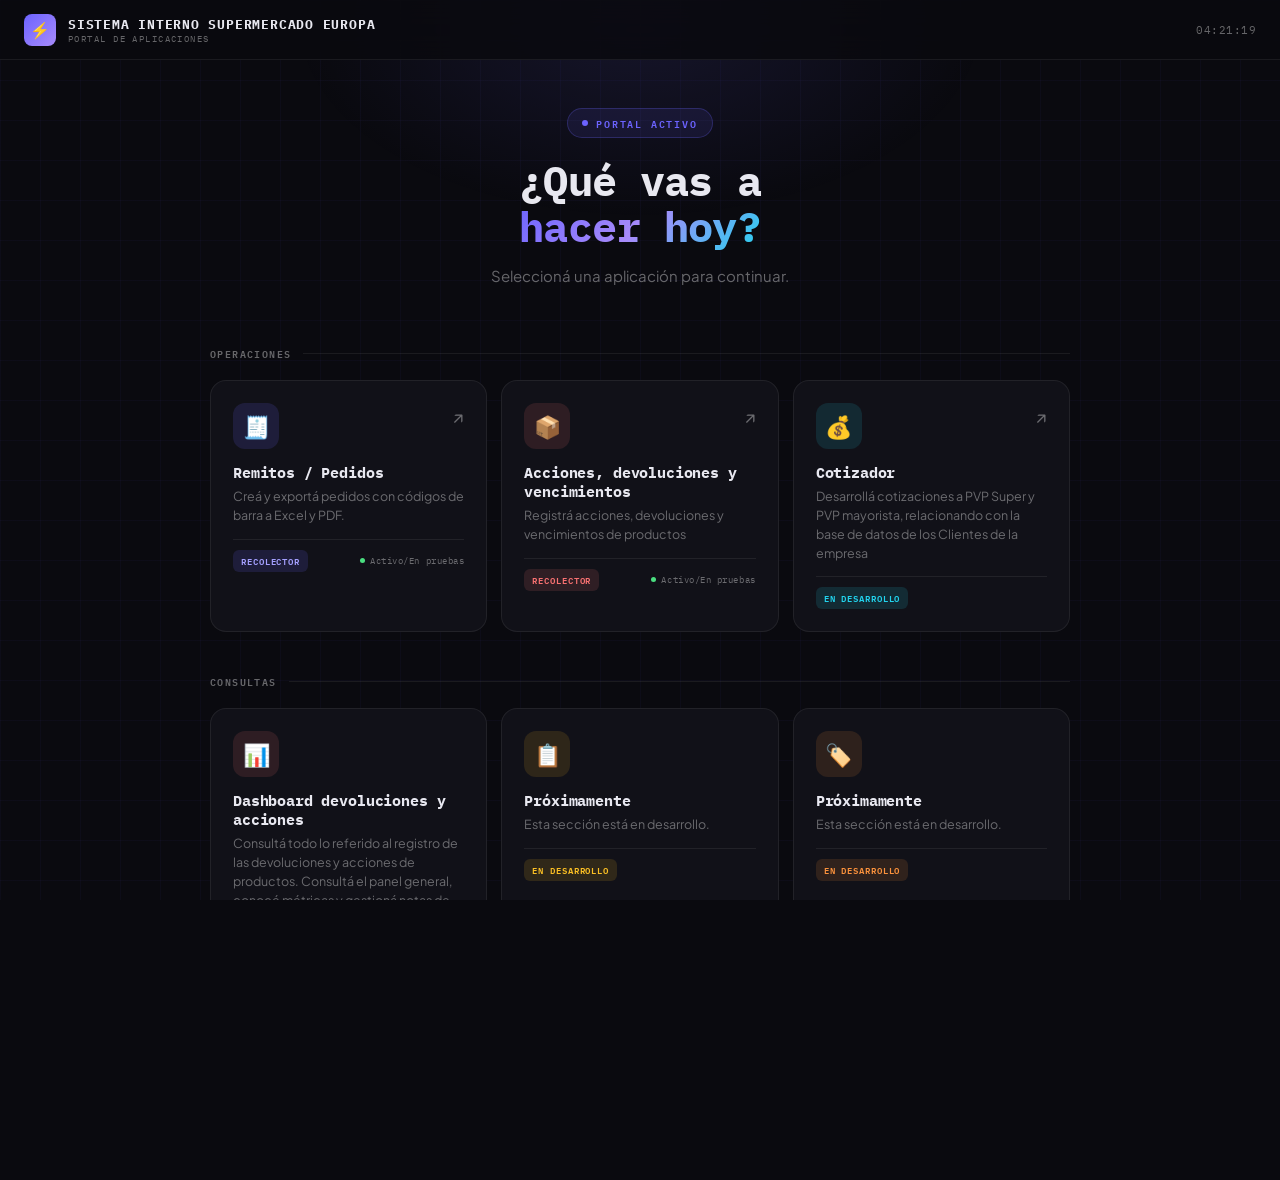
<file: index.html>
<!DOCTYPE html>
<html lang="es">

<head>
    <meta charset="UTF-8" />
    <meta name="viewport" content="width=device-width, initial-scale=1.0, maximum-scale=1.0, user-scalable=no" />
    <meta name="theme-color" content="#0a0a0f" />
    <meta name="apple-mobile-web-app-capable" content="yes" />
    <title>SISTEMA INTERNO SUPERMERCADO EUROPA - PORTAL</title>
    <link
        href="https://fonts.googleapis.com/css2?family=IBM+Plex+Mono:wght@400;500;600;700&family=Plus+Jakarta+Sans:wght@400;500;600;700;800&display=swap"
        rel="stylesheet" />
    <link rel="stylesheet" href="./css/index.css" />
    <link rel="icon" type="image/x-icon" href="./favicon.ico">
</head>

<body>

    <!-- TOPBAR -->
    <header class="topbar">
        <div class="topbar-brand">
            <div class="brand-mark">⚡</div>
            <div class="brand-text">
                <div class="brand-title">SISTEMA INTERNO SUPERMERCADO EUROPA</div>
                <div class="brand-sub">Portal de aplicaciones</div>
            </div>
        </div>
        <div class="topbar-time" id="clock">--:--:--</div>
    </header>

    <div class="page">

        <!-- HERO -->
        <div class="hero">
            <div class="hero-label">Portal activo</div>
            <h1 class="hero-title">¿Qué vas a<br /><span>hacer hoy?</span></h1>
            <p class="hero-desc">Seleccioná una aplicación para continuar.</p>
        </div>

        <!-- SECCIÓN OPERACIONES -->
        <div class="sec">
            <span class="sec-label">Operaciones</span>
            <span class="sec-line"></span>
        </div>

        <div class="grid">

            <!-- REMITOS/PEDIDOS -->
            <a class="app-card card-purple" href="./pages/tcd-super.html">
                <div class="card-top">
                    <div class="card-icon">🧾</div>
                    <span class="card-arrow">↗</span>
                </div>
                <div class="card-body">
                    <div class="card-title">Remitos / Pedidos</div>
                    <div class="card-desc">Creá y exportá pedidos con códigos de barra a Excel y PDF.</div>
                </div>
                <div class="card-footer">
                    <span class="card-tag">Recolector</span>
                    <span class="card-status"><span class="status-dot"></span>Activo/En pruebas</span>
                </div>
            </a>

            <!-- DEVOLUCIONES -->

            <a class="app-card card-red" href="./pages/tcd-devoluciones.html">
                <div class="card-top">
                    <div class="card-icon">📦</div>
                    <span class="card-arrow">↗</span>
                </div>
                <div class="card-body">
                    <div class="card-title">Acciones, devoluciones y vencimientos</div>
                    <div class="card-desc">Registrá acciones, devoluciones y vencimientos de productos</div>
                </div>
                <div class="card-footer">
                    <span class="card-tag">Recolector</span>
                    <span class="card-status"><span class="status-dot"></span>Activo/En pruebas</span>
                </div>
            </a>

            <!-- PLACEHOLDER — próximamente -->
            <a class="app-card card-cyan" href="./pages/tcd-cotizador.html">
                <div class="card-top">
                    <div class="card-icon">💰</div>
                    <span class="card-arrow">↗</span>
                </div>
                <div class="card-body">
                    <div class="card-title">Cotizador</div>
                    <div class="card-desc">Desarrollá cotizaciones a PVP Super y PVP mayorista, relacionando con la base de datos de los Clientes de la empresa</div>
                </div>
                <div class="card-footer">
                    <span class="card-tag">En desarrollo</span>
                </div>
            </a>

        </div>

        <!-- SECCIÓN CONSULTAS -->
        <div class="sec">
            <span class="sec-label">Consultas</span>
            <span class="sec-line"></span>
        </div>

        <div class="grid">

            <!-- PLACEHOLDER -->
            <a class="app-card card-red" href="./pages/dashboard.html">
                <div class="card-top">
                    <div class="card-icon">📊</div>
                </div>
                <div class="card-body">
                    <div class="card-title">Dashboard devoluciones y acciones</div>
                    <div class="card-desc">Consultá todo lo referido al registro de las devoluciones y acciones de
                        productos. Consultá el panel general, conocé métricas y gestioná notas de crédito</div>
                </div>
                <div class="card-footer">
                    <span class="card-tag">Consultas</span>
                    <span class="card-status"><span class="status-dot"></span>Activo/En pruebas</span>
                </div>
            </a>

            <a class="app-card card-yellow card-placeholder" href="#">
                <div class="card-top">
                    <div class="card-icon">📋</div>
                </div>
                <div class="card-body">
                    <div class="card-title">Próximamente</div>
                    <div class="card-desc">Esta sección está en desarrollo.</div>
                </div>
                <div class="card-footer">
                    <span class="card-tag">En desarrollo</span>
                </div>
            </a>

            <a class="app-card card-orange card-placeholder" href="#">
                <div class="card-top">
                    <div class="card-icon">🏷️</div>
                </div>
                <div class="card-body">
                    <div class="card-title">Próximamente</div>
                    <div class="card-desc">Esta sección está en desarrollo.</div>
                </div>
                <div class="card-footer">
                    <span class="card-tag">En desarrollo</span>
                </div>
            </a>

        </div>

    </div>

    <footer class="portal-footer">
        SISTEMA INTERNO SUPERMERCADO EUROPA - <span id="footerDate"></span>
    </footer>

    <script src="./js/index.js"></script>

</body>

</html>
</file>
<file: css/index.css>
*, *::before, *::after {
  box-sizing: border-box;
  margin: 0;
  padding: 0;
}

:root {
  --bg:       #0a0a0f;
  --surface:  #111118;
  --surface2: #18181f;
  --surface3: #1e1e28;
  --border:   rgba(255,255,255,0.07);
  --border2:  rgba(255,255,255,0.12);
  --text:     #e8e8f0;
  --muted:    rgba(255,255,255,0.38);
  --accent:   #6c63ff;
  --green:    #4ade80;
  --red:      #f87171;
  --yellow:   #fbbf24;
  --cyan:     #22d3ee;
  --orange:   #fb923c;
  --mono:     'IBM Plex Mono', monospace;
  --sans:     'Plus Jakarta Sans', sans-serif;
}

html, body {
  height: 100%;
  background: var(--bg);
  color: var(--text);
  font-family: var(--sans);
  -webkit-font-smoothing: antialiased;
  overflow-x: hidden;
}

/* ── GRID BACKGROUND ── */
body::before {
  content: '';
  position: fixed;
  inset: 0;
  background-image:
    linear-gradient(rgba(108,99,255,0.04) 1px, transparent 1px),
    linear-gradient(90deg, rgba(108,99,255,0.04) 1px, transparent 1px);
  background-size: 40px 40px;
  pointer-events: none;
  z-index: 0;
}

/* ── GLOW ── */
body::after {
  content: '';
  position: fixed;
  top: -20%;
  left: 50%;
  transform: translateX(-50%);
  width: 700px;
  height: 400px;
  background: radial-gradient(ellipse, rgba(108,99,255,0.12) 0%, transparent 70%);
  pointer-events: none;
  z-index: 0;
}

/* ── TOPBAR ── */
.topbar {
  position: relative;
  z-index: 10;
  display: flex;
  align-items: center;
  justify-content: space-between;
  padding: 0 24px;
  height: 60px;
  background: rgba(10,10,15,0.85);
  backdrop-filter: blur(20px);
  border-bottom: 1px solid var(--border);
}

.topbar-brand {
  display: flex;
  align-items: center;
  gap: 12px;
}

.brand-mark {
  width: 32px;
  height: 32px;
  border-radius: 8px;
  background: linear-gradient(135deg, var(--accent), #a78bfa);
  display: flex;
  align-items: center;
  justify-content: center;
  font-size: 16px;
  flex-shrink: 0;
}

.brand-text {
  display: flex;
  flex-direction: column;
}

.brand-title {
  font-family: var(--mono);
  font-size: 13px;
  font-weight: 700;
  letter-spacing: 0.06em;
  color: var(--text);
}

.brand-sub {
  font-family: var(--mono);
  font-size: 9px;
  letter-spacing: 0.16em;
  color: var(--muted);
  text-transform: uppercase;
}

.topbar-time {
  font-family: var(--mono);
  font-size: 11px;
  color: var(--muted);
  letter-spacing: 0.04em;
}

/* ── PAGE ── */
.page {
  position: relative;
  z-index: 1;
  max-width: 900px;
  margin: 0 auto;
  padding: 48px 20px 80px;
}

/* ── HERO ── */
.hero {
  text-align: center;
  margin-bottom: 56px;
  animation: fadeUp 0.5s ease both;
}

.hero-label {
  display: inline-flex;
  align-items: center;
  gap: 8px;
  font-family: var(--mono);
  font-size: 10px;
  font-weight: 600;
  letter-spacing: 0.18em;
  text-transform: uppercase;
  color: var(--accent);
  background: rgba(108,99,255,0.1);
  border: 1px solid rgba(108,99,255,0.25);
  border-radius: 20px;
  padding: 5px 14px;
  margin-bottom: 20px;
}

.hero-label::before {
  content: '';
  width: 6px;
  height: 6px;
  border-radius: 50%;
  background: var(--accent);
  animation: pulse 2s ease infinite;
}

@keyframes pulse {
  0%, 100% { opacity: 1; transform: scale(1); }
  50%       { opacity: 0.5; transform: scale(0.75); }
}

.hero-title {
  font-family: var(--mono);
  font-size: clamp(28px, 5vw, 42px);
  font-weight: 700;
  letter-spacing: -0.02em;
  color: var(--text);
  line-height: 1.1;
  margin-bottom: 14px;
}

.hero-title span {
  background: linear-gradient(135deg, var(--accent), #a78bfa, var(--cyan));
  -webkit-background-clip: text;
  -webkit-text-fill-color: transparent;
  background-clip: text;
}

.hero-desc {
  font-size: 15px;
  color: var(--muted);
  line-height: 1.6;
}

/* ── SECTION LABEL ── */
.sec {
  display: flex;
  align-items: center;
  gap: 12px;
  margin-bottom: 18px;
  animation: fadeUp 0.5s ease both;
  animation-delay: 0.1s;
}

.sec-label {
  font-family: var(--mono);
  font-size: 10px;
  font-weight: 600;
  letter-spacing: 0.14em;
  text-transform: uppercase;
  color: var(--muted);
  white-space: nowrap;
}

.sec-line {
  flex: 1;
  height: 1px;
  background: var(--border);
}

/* ── GRID ── */
.grid {
  display: grid;
  grid-template-columns: repeat(auto-fill, minmax(260px, 1fr));
  gap: 14px;
  margin-bottom: 40px;
}

/* ── APP CARD ── */
.app-card {
  position: relative;
  background: var(--surface);
  border: 1px solid var(--border);
  border-radius: 16px;
  padding: 22px;
  cursor: pointer;
  text-decoration: none;
  display: flex;
  flex-direction: column;
  gap: 14px;
  overflow: hidden;
  transition: border-color 0.2s, transform 0.18s, box-shadow 0.2s;
  animation: fadeUp 0.5s ease both;
}

.app-card:nth-child(1) { animation-delay: 0.15s; }
.app-card:nth-child(2) { animation-delay: 0.22s; }
.app-card:nth-child(3) { animation-delay: 0.29s; }
.app-card:nth-child(4) { animation-delay: 0.36s; }
.app-card:nth-child(5) { animation-delay: 0.43s; }
.app-card:nth-child(6) { animation-delay: 0.50s; }

.app-card::before {
  content: '';
  position: absolute;
  inset: 0;
  background: var(--card-glow, transparent);
  opacity: 0;
  transition: opacity 0.25s;
  pointer-events: none;
}

.app-card:hover {
  transform: translateY(-3px);
  box-shadow: 0 12px 40px rgba(0,0,0,0.35);
}

.app-card:hover::before {
  opacity: 1;
}

.app-card:hover {
  border-color: var(--card-accent, var(--border2));
}

.app-card:active {
  transform: translateY(-1px);
}

/* Color variants */
.card-purple {
  --card-accent: rgba(108,99,255,0.45);
  --card-glow: radial-gradient(ellipse at top left, rgba(108,99,255,0.08), transparent 60%);
}

.card-green {
  --card-accent: rgba(74,222,128,0.4);
  --card-glow: radial-gradient(ellipse at top left, rgba(74,222,128,0.07), transparent 60%);
}

.card-red {
  --card-accent: rgba(248,113,113,0.4);
  --card-glow: radial-gradient(ellipse at top left, rgba(248,113,113,0.07), transparent 60%);
}

.card-cyan {
  --card-accent: rgba(34,211,238,0.4);
  --card-glow: radial-gradient(ellipse at top left, rgba(34,211,238,0.07), transparent 60%);
}

.card-yellow {
  --card-accent: rgba(251,191,36,0.4);
  --card-glow: radial-gradient(ellipse at top left, rgba(251,191,36,0.07), transparent 60%);
}

.card-orange {
  --card-accent: rgba(251,146,60,0.4);
  --card-glow: radial-gradient(ellipse at top left, rgba(251,146,60,0.07), transparent 60%);
}

/* Card internals */
.card-top {
  display: flex;
  align-items: flex-start;
  justify-content: space-between;
}

.card-icon {
  width: 46px;
  height: 46px;
  border-radius: 12px;
  background: var(--icon-bg);
  display: flex;
  align-items: center;
  justify-content: center;
  font-size: 22px;
  flex-shrink: 0;
}

.card-purple .card-icon { --icon-bg: rgba(108,99,255,0.15); }
.card-green  .card-icon { --icon-bg: rgba(74,222,128,0.12); }
.card-red    .card-icon { --icon-bg: rgba(248,113,113,0.12); }
.card-cyan   .card-icon { --icon-bg: rgba(34,211,238,0.12); }
.card-yellow .card-icon { --icon-bg: rgba(251,191,36,0.12); }
.card-orange .card-icon { --icon-bg: rgba(251,146,60,0.12); }

.card-arrow {
  color: var(--muted);
  font-size: 18px;
  transition: transform 0.2s, color 0.2s;
  line-height: 1;
  margin-top: 4px;
}

.app-card:hover .card-arrow {
  transform: translate(3px, -3px);
  color: var(--text);
}

.card-body {
  display: flex;
  flex-direction: column;
  gap: 5px;
}

.card-title {
  font-family: var(--mono);
  font-size: 15px;
  font-weight: 700;
  letter-spacing: -0.01em;
  color: var(--text);
}

.card-desc {
  font-size: 12.5px;
  color: var(--muted);
  line-height: 1.5;
}

.card-footer {
  display: flex;
  align-items: center;
  justify-content: space-between;
  padding-top: 10px;
  border-top: 1px solid var(--border);
}

.card-tag {
  font-family: var(--mono);
  font-size: 9px;
  font-weight: 600;
  letter-spacing: 0.1em;
  text-transform: uppercase;
  padding: 3px 8px;
  border-radius: 6px;
  background: var(--tag-bg);
  color: var(--tag-color);
}

.card-purple .card-tag { --tag-bg: rgba(108,99,255,0.15); --tag-color: #a5a0ff; }
.card-green  .card-tag { --tag-bg: rgba(74,222,128,0.13); --tag-color: #4ade80; }
.card-red    .card-tag { --tag-bg: rgba(248,113,113,0.13); --tag-color: #f87171; }
.card-cyan   .card-tag { --tag-bg: rgba(34,211,238,0.13); --tag-color: #22d3ee; }
.card-yellow .card-tag { --tag-bg: rgba(251,191,36,0.13); --tag-color: #fbbf24; }
.card-orange .card-tag { --tag-bg: rgba(251,146,60,0.13); --tag-color: #fb923c; }

.card-status {
  display: flex;
  align-items: center;
  gap: 5px;
  font-family: var(--mono);
  font-size: 9px;
  color: var(--muted);
  letter-spacing: 0.06em;
}

.status-dot {
  width: 5px;
  height: 5px;
  border-radius: 50%;
  background: var(--green);
}

/* Placeholder card */
.card-placeholder {
  opacity: 0.4;
  cursor: default;
  pointer-events: none;
}

.card-placeholder .card-arrow {
  display: none;
}

/* ── FOOTER ── */
.portal-footer {
  position: relative;
  z-index: 1;
  text-align: center;
  padding: 24px;
  font-family: var(--mono);
  font-size: 10px;
  letter-spacing: 0.1em;
  color: var(--muted);
  border-top: 1px solid var(--border);
}

/* ── ANIMATIONS ── */
@keyframes fadeUp {
  from { opacity: 0; transform: translateY(16px); }
  to   { opacity: 1; transform: translateY(0); }
}

/* ── RESPONSIVE ── */
@media (max-width: 500px) {
  .grid {
    grid-template-columns: 1fr;
  }
  .hero-title {
    font-size: 26px;
  }
  .page {
    padding: 32px 16px 60px;
  }
}
</file>
